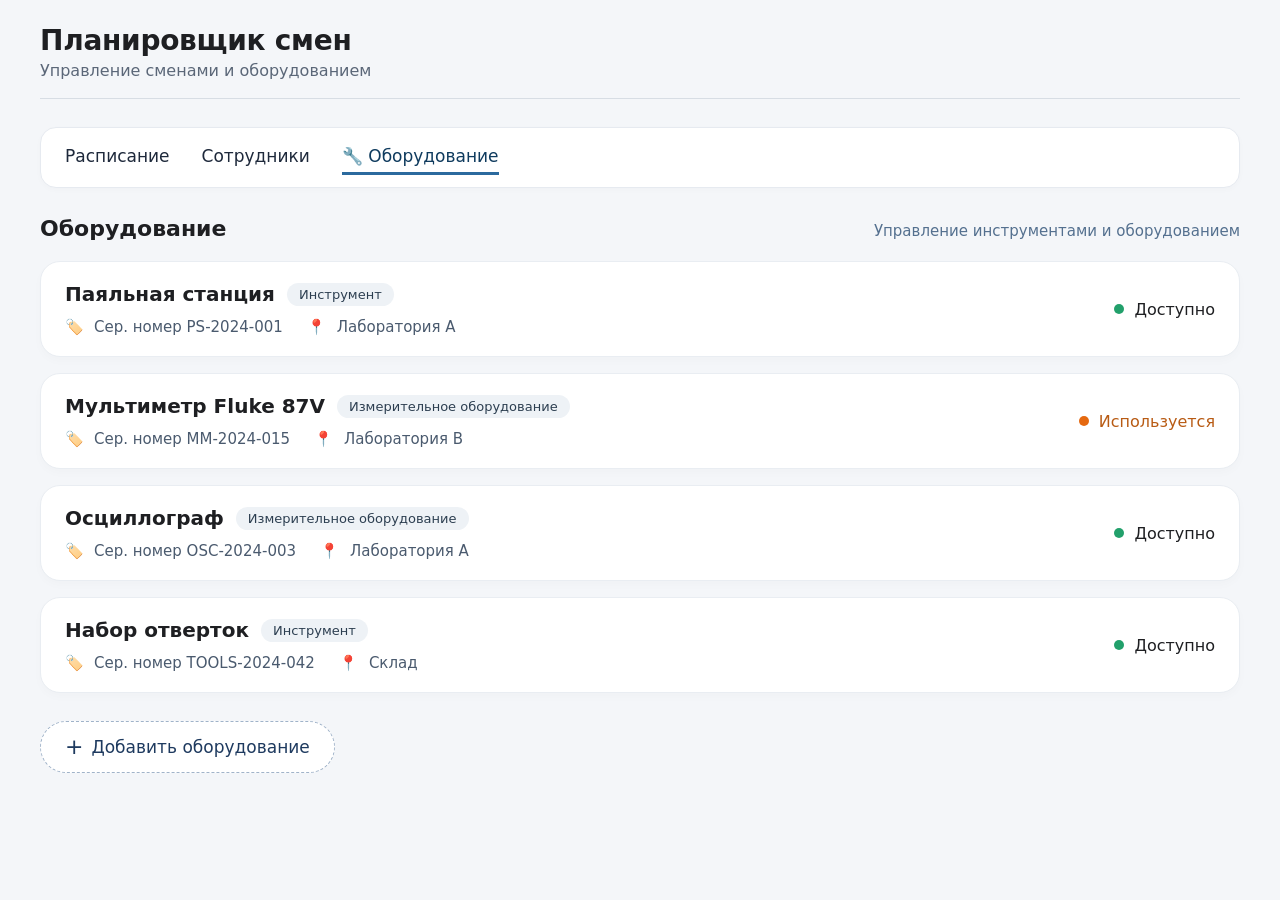
<file: scr/test_primer.html>
<!DOCTYPE html>
<html lang="ru">
<head>
  <meta charset="UTF-8">
  <meta name="viewport" content="width=device-width, initial-scale=1.0">
  <title>Планировщик смен · Оборудование</title>
  <style>
    * {
      margin: 0;
      padding: 0;
      box-sizing: border-box;
    }

    body {
      font-family: system-ui, -apple-system, 'Segoe UI', Roboto, 'Helvetica Neue', sans-serif;
      background: #f4f6f9;
      padding: 24px 32px;
      color: #1e1f22;
    }

    /* Основной контейнер  */
    .app {
      max-width: 1200px;
      margin: 0 auto;
    }

    /* Заголовок */
    h1 {
      font-size: 28px;
      font-weight: 600;
      letter-spacing: -0.01em;
      margin-bottom: 4px;
    }

    .subhead {
      font-size: 16px;
      color: #5b6778;
      margin-bottom: 28px;
      border-bottom: 1px solid #d7dde4;
      padding-bottom: 18px;
    }

    /* Панель управления  */
    .panel {
      display: flex;
      gap: 32px;
      margin-bottom: 28px;
      background: white;
      padding: 12px 24px;
      border-radius: 16px;
      box-shadow: 0 2px 6px rgba(0, 0, 0, 0.02);
      border: 1px solid #e6eaf0;
    }

    .panel-item {
      font-size: 17px;
      font-weight: 500;
      color: #1e293b;
      cursor: default;
      padding: 6px 0;
      border-bottom: 3px solid transparent;
      transition: border-color 0.1s;
    }

    /* Оборудование*/
    .panel-item.active {
      color: #0f3b5e;
      border-bottom: 3px solid #2b6a9e;
    }

    /* Секция оборудования */
    .equipment-header {
      display: flex;
      align-items: baseline;
      justify-content: space-between;
      margin-bottom: 20px;
    }

    h2 {
      font-size: 22px;
      font-weight: 600;
    }

    /* Карточки */
    .card-grid {
      display: flex;
      flex-direction: column;
      gap: 16px;
    }

    .card {
      background: white;
      border-radius: 20px;
      padding: 20px 24px;
      box-shadow: 0 4px 10px rgba(0, 0, 0, 0.02);
      border: 1px solid #e9edf2;
      display: flex;
      flex-wrap: wrap;
      align-items: center;
      justify-content: space-between;
    }

    .card-left {
      display: flex;
      flex-direction: column;
      gap: 6px;
    }

    .card-title {
      font-size: 20px;
      font-weight: 650;
      display: flex;
      align-items: center;
      gap: 12px;
    }

    .badge {
      font-size: 13px;
      font-weight: 500;
      padding: 4px 12px;
      border-radius: 30px;
      background: #eef2f6;
      color: #2c3e50;
    }

    .badge-success {
      background: #e2f3e4;
      color: #0e6245;
    }

    .badge-warning {
      background: #fff1d7;
      color: #a16500;
    }

    .meta-line {
      display: flex;
      flex-wrap: wrap;
      gap: 24px;
      margin-top: 6px;
      color: #4a5a6e;
      font-size: 15px;
    }

    .meta-item {
      display: flex;
      align-items: center;
      gap: 6px;
    }

    .location {
      font-weight: 500;
      color: #2e405b;
    }

    .status-indicator {
      display: flex;
      align-items: center;
      gap: 10px;
    }

    .status-dot {
      width: 10px;
      height: 10px;
      border-radius: 10px;
      background: #22a06b;
    }

    .status-dot.used {
      background: #e56910;
    }

    .status-text {
      font-weight: 500;
    }

    /* Кнопка добавить (простая) */
    .add-button {
      background: white;
      border: 1.5px dashed #a0b3c9;
      border-radius: 40px;
      padding: 14px 24px;
      font-size: 17px;
      font-weight: 500;
      color: #1e3a5f;
      display: inline-flex;
      align-items: center;
      gap: 8px;
      margin-top: 28px;
      cursor: default;
      transition: background 0.15s;
      box-shadow: none;
    }

    .add-button:hover {
      background: #fafbfc;
    }

    /* preview-блок (только визуал) */
    .preview-toolbar {
      margin-top: 32px;
      padding: 12px 0;
      border-top: 1px solid #dae0e8;
      display: flex;
      gap: 28px;
      font-size: 15px;
      color: #3e5f7a;
    }

    .preview-link {
      text-decoration: underline;
      text-decoration-style: dotted;
      text-underline-offset: 4px;
      cursor: default;
    }

    .restore-link {
      color: #2e5f8e;
      font-weight: 500;
      cursor: default;
    }

    hr {
      border: none;
      border-top: 1px solid #dee4ec;
      margin: 10px 0 0;
    }

    /* маленькая иконка эмулируется текстом */
    .icon-tag::before {
      content: "🏷️";
      margin-right: 4px;
    }
    .icon-pin::before {
      content: "📍";
      margin-right: 5px;
    }
  </style>
</head>
<body>
<div class="app">
  <!-- Заголовок -->
  <h1>Планировщик смен</h1>
  <div class="subhead">Управление сменами и оборудованием</div>

  <!-- Панель управления: Расписание, Сотрудники, Оборудование -->
  <div class="panel">
    <div class="panel-item"> Расписание</div>
    <div class="panel-item"> Сотрудники</div>
    <div class="panel-item active">🔧 Оборудование</div>
  </div>

  <!-- Заголовок раздела "Оборудование" -->
  <div class="equipment-header">
    <h2>Оборудование</h2>
    <span style="color:#54708f; font-size:15px;">Управление инструментами и оборудованием</span>
  </div>

  <!-- Карточки оборудования — в точности как на скриншоте -->
  <div class="card-grid">
    <!-- 1. Паяльная станция -->
    <div class="card">
      <div class="card-left">
        <div class="card-title">
           Паяльная станция
          <span class="badge">Инструмент</span>
        </div>
        <div class="meta-line">
          <span class="meta-item"><span class="icon-tag"></span>Сер. номер PS-2024-001</span>
          <span class="meta-item"><span class="icon-pin"></span>Лаборатория A</span>
        </div>
      </div>
      <div class="status-indicator">
        <span class="status-dot"></span>
        <span class="status-text">Доступно</span>
      </div>
    </div>

    <!-- 2. Мультиметр Fluke 87V — с пометкой "Используется" -->
    <div class="card">
      <div class="card-left">
        <div class="card-title">
          Мультиметр Fluke 87V
          <span class="badge">Измерительное оборудование</span>
        </div>
        <div class="meta-line">
          <span class="meta-item"><span class="icon-tag"></span>Сер. номер MM-2024-015</span>
          <span class="meta-item"><span class="icon-pin"></span>Лаборатория B</span>
        </div>
      </div>
      <div class="status-indicator">
        <span class="status-dot used"></span>
        <span class="status-text" style="color:#b85b14;">Используется</span>
      </div>
    </div>

    <!-- 3. Осциллограф -->
    <div class="card">
      <div class="card-left">
        <div class="card-title">
          Осциллограф
          <span class="badge">Измерительное оборудование</span>
        </div>
        <div class="meta-line">
          <span class="meta-item"><span class="icon-tag"></span>Сер. номер OSC-2024-003</span>
          <span class="meta-item"><span class="icon-pin"></span>Лаборатория A</span>
        </div>
      </div>
      <div class="status-indicator">
        <span class="status-dot"></span>
        <span class="status-text">Доступно</span>
      </div>
    </div>

    <!-- 4. Набор отверток -->
    <div class="card">
      <div class="card-left">
        <div class="card-title">
        Набор отверток
          <span class="badge">Инструмент</span>
        </div>
        <div class="meta-line">
          <span class="meta-item"><span class="icon-tag"></span>Сер. номер TOOLS-2024-042</span>
          <span class="meta-item"><span class="icon-pin"></span>Склад</span>
        </div>
      </div>
      <div class="status-indicator">
        <span class="status-dot"></span>
        <span class="status-text">Доступно</span>
      </div>
    </div>
  </div>

  <!-- Кнопка "Добавить оборудование" (некликабельная, визуал) -->
  <div class="add-button">
    <span style="font-size:22px; line-height:1;">+</span> Добавить оборудование
  </div>




</body>
</html>
</file>
